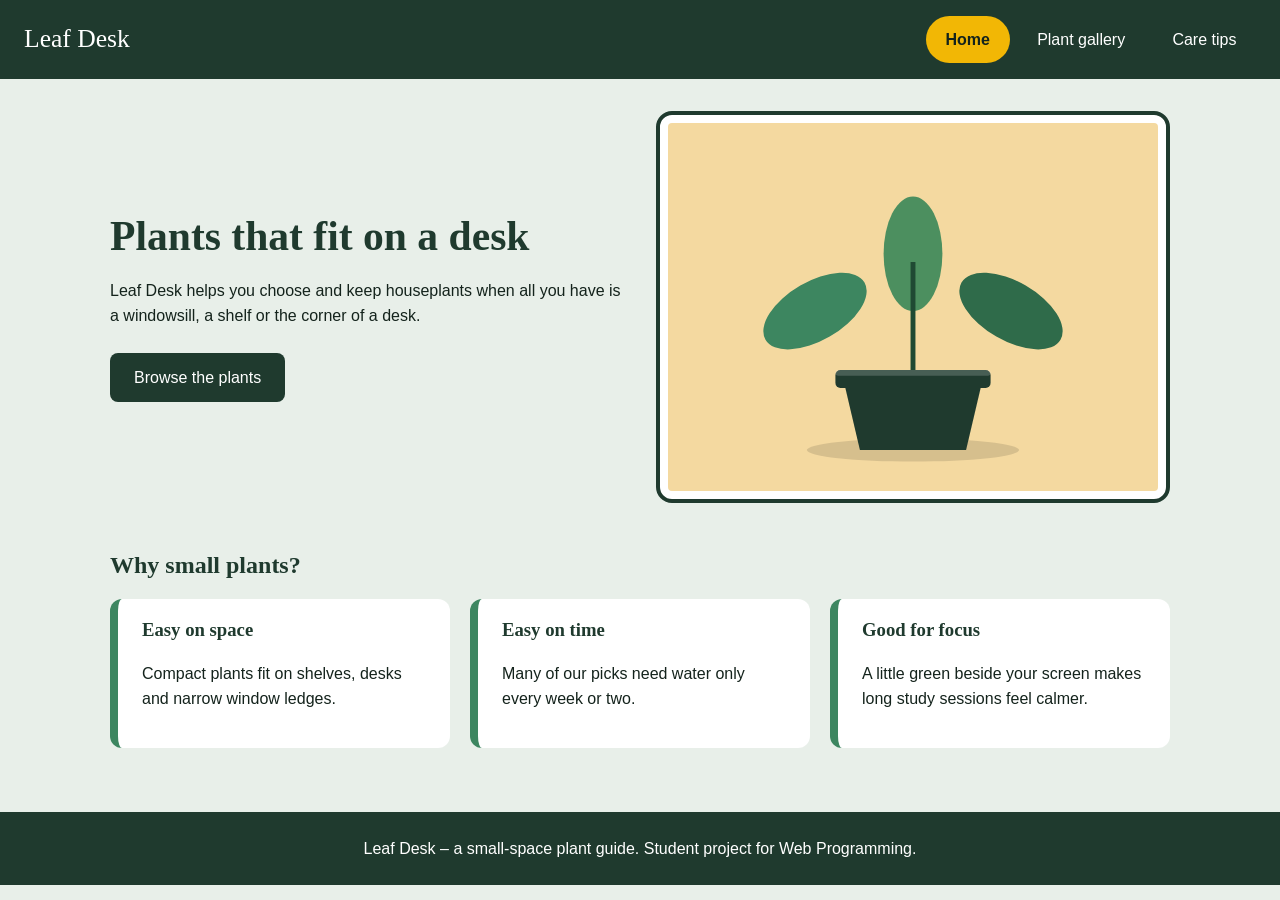
<file: index.html>
<!DOCTYPE html>
<html lang="en">
<head>
  <meta charset="UTF-8">
  <meta name="viewport" content="width=device-width, initial-scale=1">
  <title>Leaf Desk | Plants for small spaces</title>
  <link rel="stylesheet" href="styles.css">
</head>
<body>
  <a class="skip-link" href="#main">Skip to main content</a>
  <header class="site-header">
    <p class="brand">Leaf Desk</p>
    <nav aria-label="Main navigation">
      <ul class="nav-list">
        <li><a href="index.html" aria-current="page">Home</a></li>
        <li><a href="gallery.html">Plant gallery</a></li>
        <li><a href="care.html">Care tips</a></li>
      </ul>
    </nav>
  </header>
  <main id="main">
    <section class="hero">
      <div class="hero-text">
        <h1>Plants that fit on a desk</h1>
        <p>Leaf Desk helps you choose and keep houseplants when all you have is a windowsill, a shelf or the corner of a desk.</p>
        <a class="button" href="gallery.html">Browse the plants</a>
      </div>
      <img src="images/window-shelf.svg" alt="Illustration of a leafy plant in a dark green pot on a sunny yellow background" width="600" height="450">
    </section>

    <section aria-labelledby="why-heading">
      <h2 id="why-heading">Why small plants?</h2>
      <div class="card-row">
        <article class="card">
          <h3>Easy on space</h3>
          <p>Compact plants fit on shelves, desks and narrow window ledges.</p>
        </article>
        <article class="card">
          <h3>Easy on time</h3>
          <p>Many of our picks need water only every week or two.</p>
        </article>
        <article class="card">
          <h3>Good for focus</h3>
          <p>A little green beside your screen makes long study sessions feel calmer.</p>
        </article>
      </div>
    </section>
  </main>
  <footer class="site-footer"><p>Leaf Desk &ndash; a small-space plant guide. Student project for Web Programming.</p></footer>
</body>
</html>
</file>
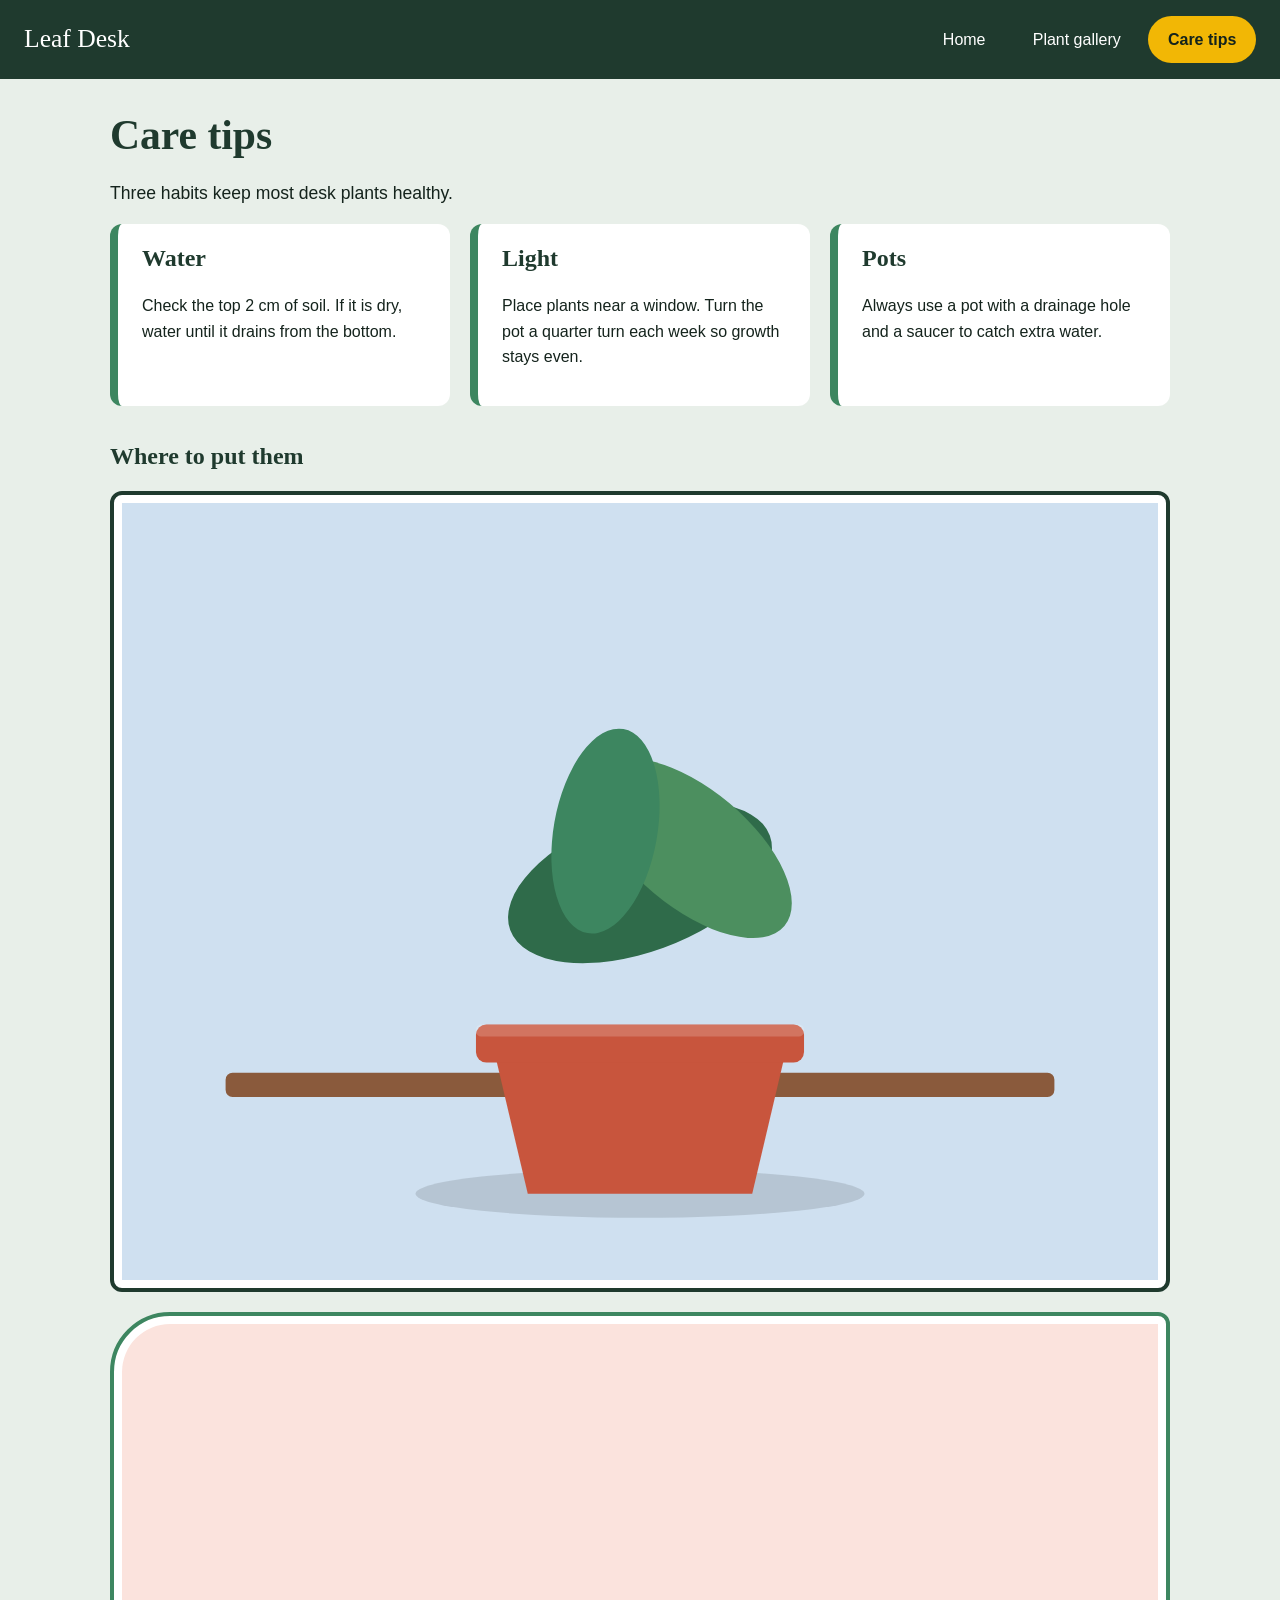
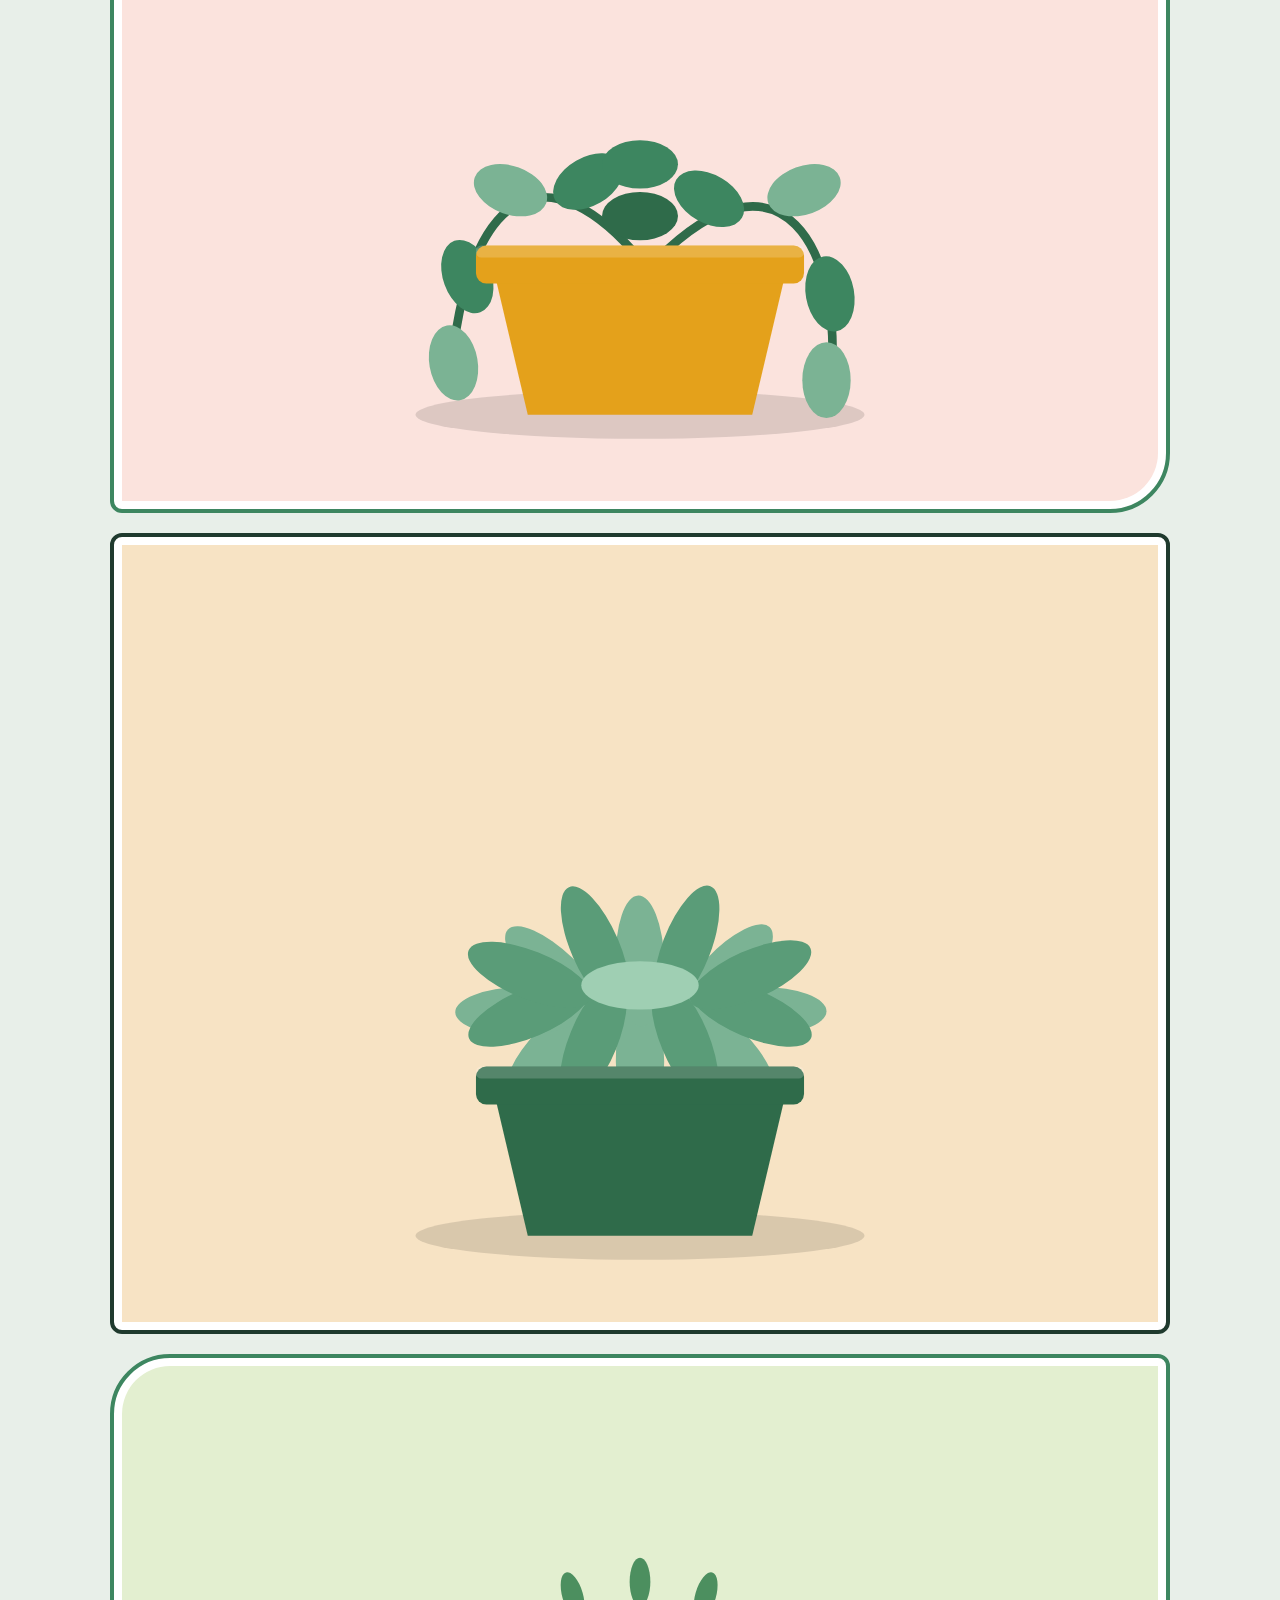
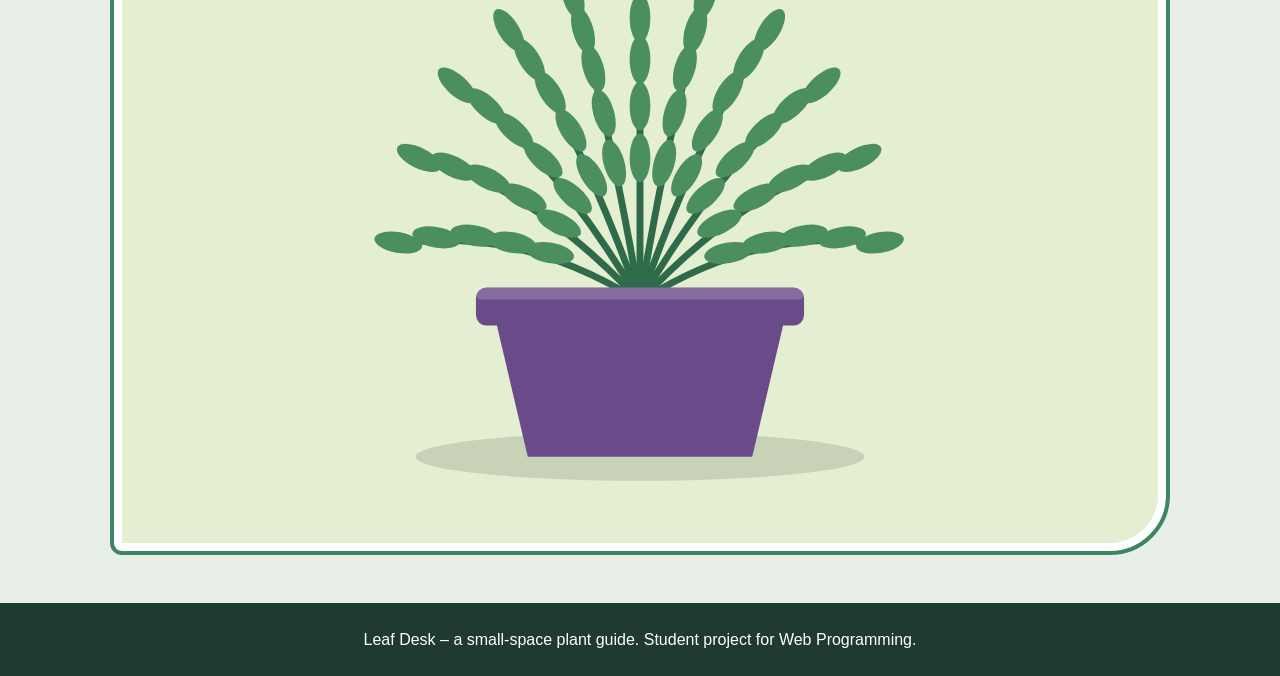
<file: care.html>
<!DOCTYPE html>
<html lang="en">
<head>
  <meta charset="UTF-8">
  <meta name="viewport" content="width=device-width, initial-scale=1">
  <title>Care tips | Leaf Desk</title>
  <link rel="stylesheet" href="styles.css">
</head>
<body>
  <a class="skip-link" href="#main">Skip to main content</a>
  <header class="site-header">
    <p class="brand">Leaf Desk</p>
    <nav aria-label="Main navigation">
      <ul class="nav-list">
        <li><a href="index.html">Home</a></li>
        <li><a href="gallery.html">Plant gallery</a></li>
        <li><a href="care.html" aria-current="page">Care tips</a></li>
      </ul>
    </nav>
  </header>
  <main id="main">
    <h1>Care tips</h1>
    <p class="lead">Three habits keep most desk plants healthy.</p>
    <div class="card-row">
      <article class="card">
        <h2>Water</h2>
        <p>Check the top 2 cm of soil. If it is dry, water until it drains from the bottom.</p>
      </article>
      <article class="card">
        <h2>Light</h2>
        <p>Place plants near a window. Turn the pot a quarter turn each week so growth stays even.</p>
      </article>
      <article class="card">
        <h2>Pots</h2>
        <p>Always use a pot with a drainage hole and a saucer to catch extra water.</p>
      </article>
    </div>
    <h2>Where to put them</h2>
    <div class="photo-row">
      <img src="images/desk.svg" alt="Illustration of a plant on a wooden desk shelf against a pale blue wall" width="600" height="450">
      <img src="images/pothos.svg" alt="Illustration of a pothos plant with long trailing vines" width="600" height="450">
      <img src="images/succulent.svg" alt="Illustration of a small succulent in a green pot" width="600" height="450">
      <img src="images/fern.svg" alt="Illustration of a fern with arching fronds" width="600" height="450">
    </div>
  </main>
  <footer class="site-footer"><p>Leaf Desk &ndash; a small-space plant guide. Student project for Web Programming.</p></footer>
</body>
</html>
</file>
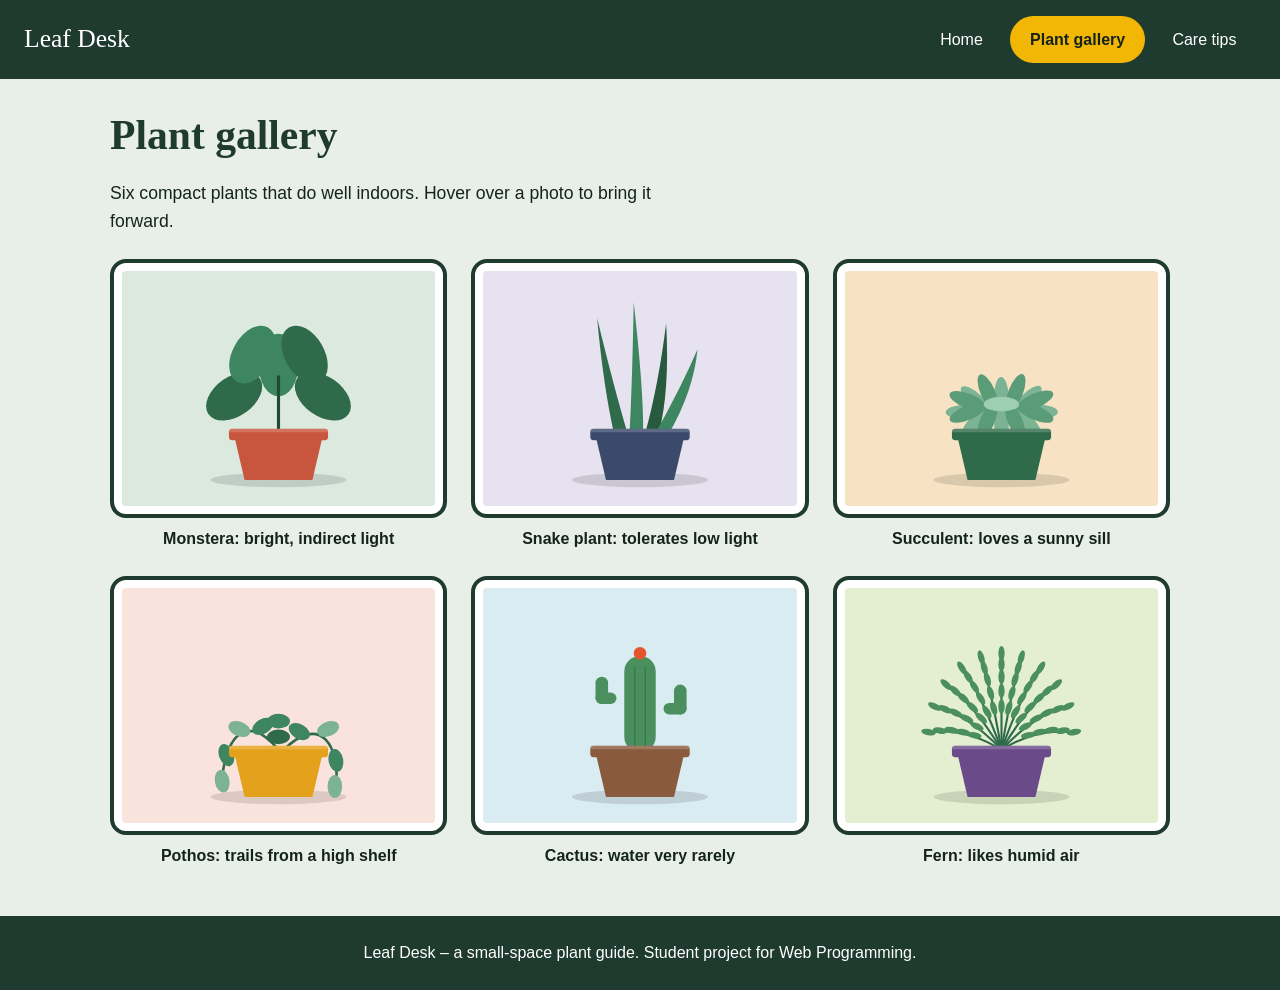
<file: gallery.html>
<!DOCTYPE html>
<html lang="en">
<head>
  <meta charset="UTF-8">
  <meta name="viewport" content="width=device-width, initial-scale=1">
  <title>Plant gallery | Leaf Desk</title>
  <link rel="stylesheet" href="styles.css">
</head>
<body>
  <a class="skip-link" href="#main">Skip to main content</a>
  <header class="site-header">
    <p class="brand">Leaf Desk</p>
    <nav aria-label="Main navigation">
      <ul class="nav-list">
        <li><a href="index.html">Home</a></li>
        <li><a href="gallery.html" aria-current="page">Plant gallery</a></li>
        <li><a href="care.html">Care tips</a></li>
      </ul>
    </nav>
  </header>
  <main id="main">
    <h1>Plant gallery</h1>
    <p class="lead">Six compact plants that do well indoors. Hover over a photo to bring it forward.</p>
    <div class="gallery">
      <figure>
        <img src="images/monstera.svg" alt="Illustration of a monstera with large split leaves in a terracotta pot" width="600" height="450">
        <figcaption>Monstera: bright, indirect light</figcaption>
      </figure>
      <figure>
        <img src="images/snake-plant.svg" alt="Illustration of a snake plant with tall upright leaves in a navy pot" width="600" height="450">
        <figcaption>Snake plant: tolerates low light</figcaption>
      </figure>
      <figure>
        <img src="images/succulent.svg" alt="Illustration of a rosette succulent in a green pot" width="600" height="450">
        <figcaption>Succulent: loves a sunny sill</figcaption>
      </figure>
      <figure>
        <img src="images/pothos.svg" alt="Illustration of a pothos with trailing vines in a yellow pot" width="600" height="450">
        <figcaption>Pothos: trails from a high shelf</figcaption>
      </figure>
      <figure>
        <img src="images/cactus.svg" alt="Illustration of a cactus with a red flower in a brown pot" width="600" height="450">
        <figcaption>Cactus: water very rarely</figcaption>
      </figure>
      <figure>
        <img src="images/fern.svg" alt="Illustration of a fern with arching fronds in a purple pot" width="600" height="450">
        <figcaption>Fern: likes humid air</figcaption>
      </figure>
    </div>
  </main>
  <footer class="site-footer"><p>Leaf Desk &ndash; a small-space plant guide. Student project for Web Programming.</p></footer>
</body>
</html>
</file>
<file: styles.css>
/* ---------- Base ---------- */
:root {
  --pine: #1f3a2e;
  --leaf: #3d8660;
  --mist: #e8efe9;
  --ink: #14231c;
  --sun: #f2b705;
}
* { box-sizing: border-box; }
body {
  margin: 0;
  font-family: "Trebuchet MS", Verdana, sans-serif;
  line-height: 1.6;
  color: var(--ink);
  background: var(--mist);
}
h1, h2, h3 { font-family: Georgia, "Times New Roman", serif; color: var(--pine); line-height: 1.2; }
h1 { font-size: 2.6rem; margin: 0 0 .5rem; }
main { max-width: 1100px; margin: 0 auto; padding: 2rem 1.25rem 3rem; }
.lead { max-width: 60ch; font-size: 1.1rem; }

/* ---------- Skip link (position + :focus) ---------- */
.skip-link {
  position: absolute;
  top: -100px;
  left: 1rem;
  padding: .75rem 1.25rem;
  background: var(--sun);
  color: var(--ink);
  font-weight: bold;
  border-radius: 0 0 8px 8px;
  z-index: 100;
}
.skip-link:focus { top: 0; }

/* ---------- Header and navigation (flex) ---------- */
.site-header {
  display: flex;
  flex-wrap: wrap;
  align-items: center;
  justify-content: space-between;
  gap: 1rem;
  padding: 1rem 1.5rem;
  background: var(--pine);
}
.brand { margin: 0; font-family: Georgia, serif; font-size: 1.6rem; color: #fff; }
.nav-list { display: flex; flex-wrap: wrap; gap: .5rem; margin: 0; padding: 0; list-style: none; }
.nav-list a {
  display: block;
  padding: .55rem 1.1rem;
  color: #fff;
  text-decoration: none;
  border: 2px solid transparent;
  border-radius: 999px;
  transition: background-color .25s, color .25s, border-color .25s;
}
.nav-list a:hover { background: var(--leaf); }
.nav-list a[aria-current="page"] { background: var(--sun); color: var(--ink); font-weight: bold; }
a:focus-visible { outline: 3px solid var(--sun); outline-offset: 3px; }
.nav-list a:focus-visible { outline-color: #fff; }

/* ---------- Images (box model) ---------- */
img {
  display: block;
  max-width: 100%;
  height: auto;
  padding: 8px;
  background: #fff;
  border: 4px solid var(--pine);
  border-radius: 16px;
}

/* ---------- Hero (grid, 2 columns) ---------- */
.hero { display: grid; grid-template-columns: 1fr 1fr; gap: 2rem; align-items: center; margin-bottom: 3rem; }
.button {
  display: inline-block;
  margin-top: .5rem;
  padding: .75rem 1.5rem;
  background: var(--pine);
  color: #fff;
  text-decoration: none;
  border-radius: 8px;
  transition: transform .2s, background-color .2s;
}
.button:hover { background: var(--leaf); transform: translateY(-3px); }

/* ---------- Cards (flex) ---------- */
.card-row { display: flex; flex-wrap: wrap; gap: 1.25rem; }
.card {
  flex: 1 1 250px;
  padding: 1.25rem 1.5rem;
  background: #fff;
  border-left: 8px solid var(--leaf);
  border-radius: 12px;
  margin-bottom: 1rem;
}
.card h2, .card h3 { margin-top: 0; }

/* ---------- Gallery (grid, 3 columns) ---------- */
.gallery { display: grid; grid-template-columns: repeat(3, 1fr); gap: 1.5rem; margin-top: 1.5rem; }
.gallery figure { margin: 0; }
.gallery figcaption { margin-top: .5rem; text-align: center; font-weight: bold; }
.gallery img { transition: transform .3s, box-shadow .3s; }
.gallery img:hover { transform: scale(1.06) rotate(-2deg); box-shadow: 0 10px 24px rgba(20, 35, 28, .35); }

/* ---------- Photo row (flex + nth-child) ---------- */
.photo-row { display: flex; flex-wrap: wrap; gap: 1.25rem; }
.photo-row img { flex: 1 1 220px; border-radius: 12px; }
.photo-row img:nth-child(even) { border-radius: 60px 12px 60px 12px; border-color: var(--leaf); }
.photo-row img:nth-child(odd):hover { border-color: var(--sun); }

/* ---------- Footer ---------- */
.site-footer { padding: 1.5rem; text-align: center; color: #fff; background: var(--pine); }
.site-footer p { margin: 0; }

/* ---------- Responsive ---------- */
@media (max-width: 800px) {
  .hero { grid-template-columns: 1fr; }
  .gallery { grid-template-columns: repeat(2, 1fr); }
}
@media (max-width: 500px) {
  .gallery { grid-template-columns: 1fr; }
  h1 { font-size: 2rem; }
}
@media (prefers-reduced-motion: reduce) {
  * { transition: none !important; }
}
</file>
